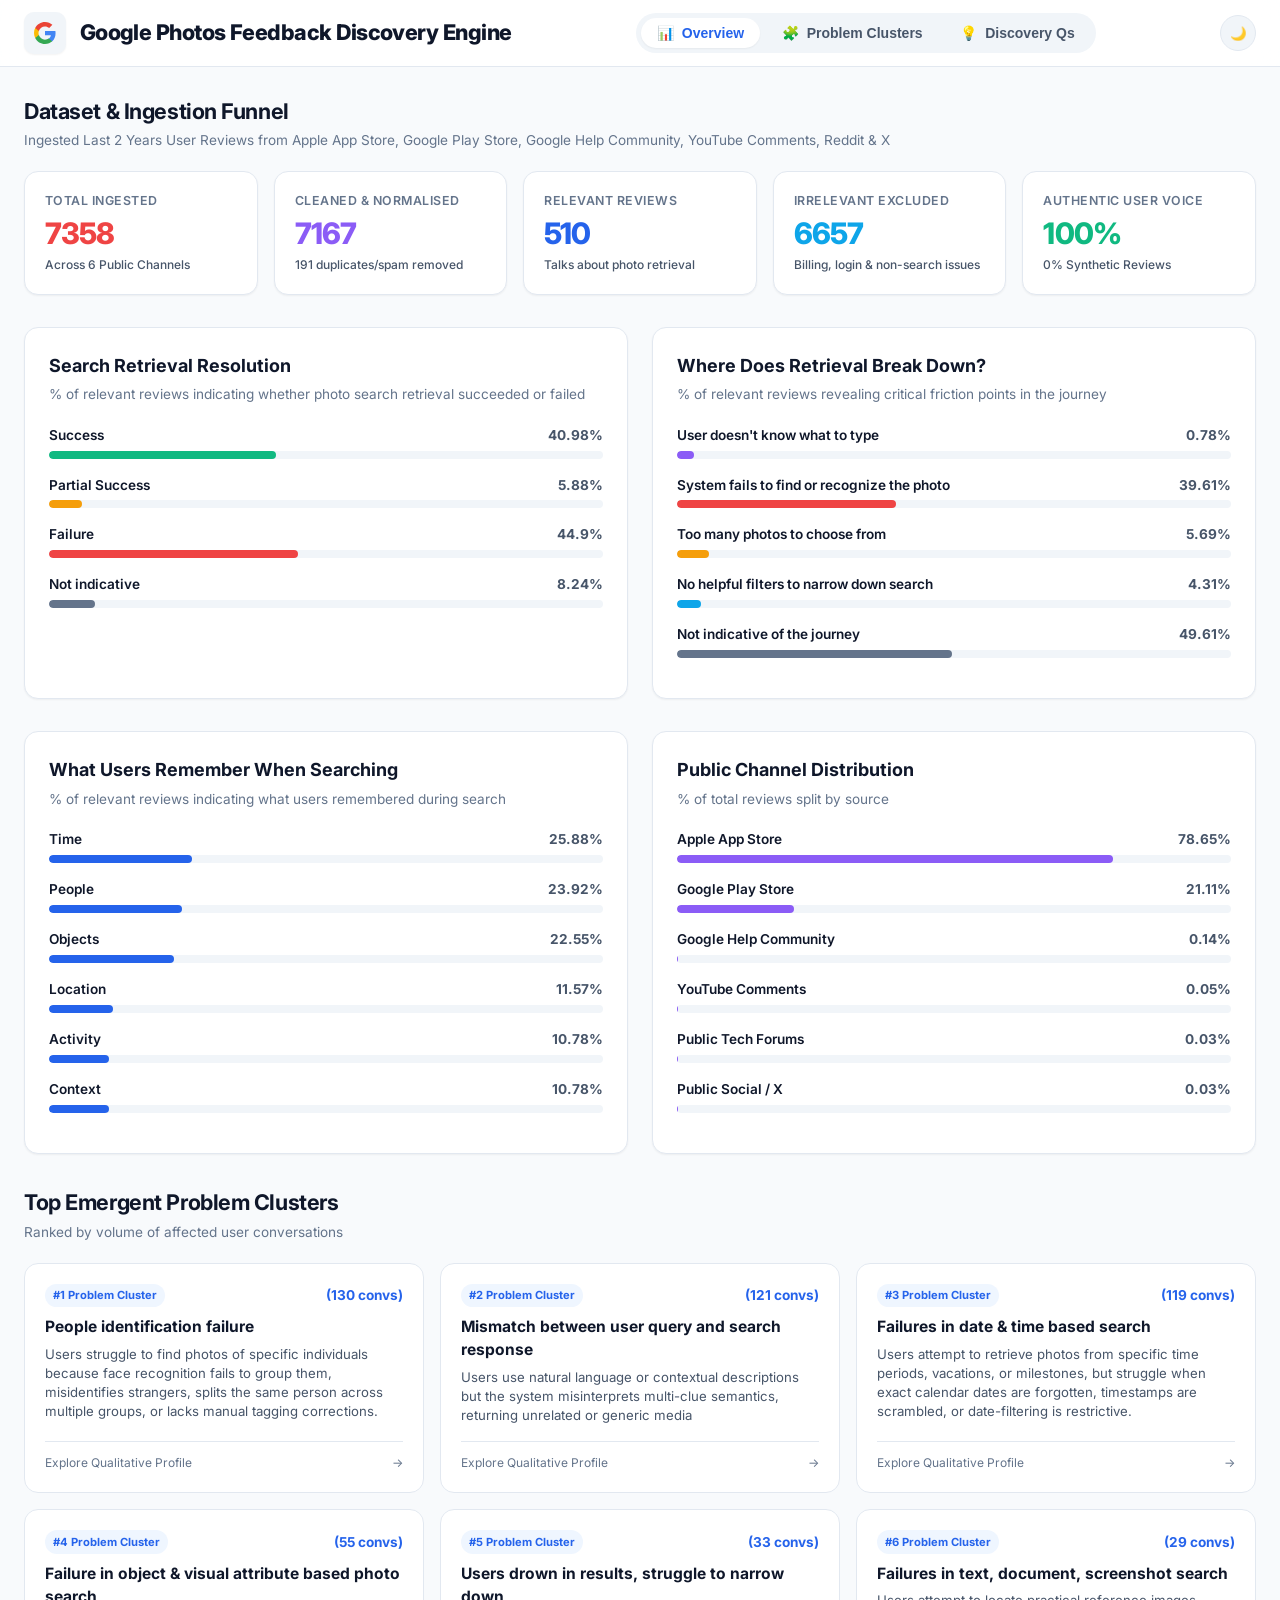
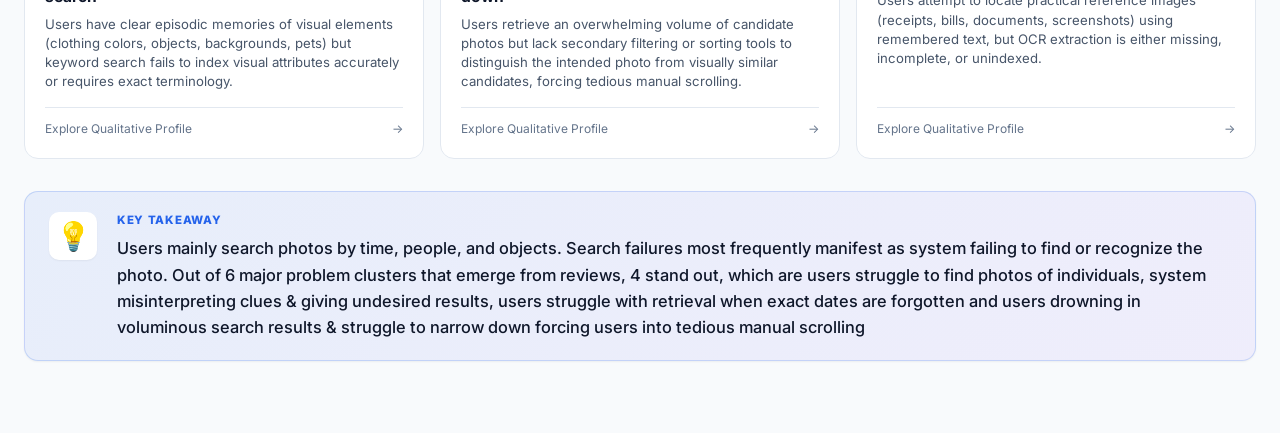
<file: web/index.html>
<!DOCTYPE html>
<html lang="en">
<head>
  <meta charset="UTF-8">
  <meta name="viewport" content="width=device-width, initial-scale=1.0">
  <title>Google Photos Feedback Discovery Engine | Product Manager Research Dashboard</title>
  <meta name="description" content="A research discovery dashboard uncovering user photo retrieval failures, cognitive memory patterns, and product opportunities for Google Photos PMs.">
  
  <!-- Favicon -->
  <link rel="icon" type="image/svg+xml" href="favicon.svg">
  
  <!-- Fonts: Inter & Segoe UI Variable fallback -->
  <link rel="preconnect" href="https://fonts.googleapis.com">
  <link rel="preconnect" href="https://fonts.gstatic.com" crossorigin>
  <link href="https://fonts.googleapis.com/css2?family=Inter:wght@300;400;500;600;700;800&family=JetBrains+Mono:wght@400;500&display=swap" rel="stylesheet">
  
  <!-- Fluent 2 & Dashboard Styles -->
  <link rel="stylesheet" href="index.css?v=18">
</head>
<body>
  <!-- Top Navigation Header -->
  <header class="app-header" id="app-header">
    <div class="header-container">
      <div class="brand-group">
        <div class="brand-icon">
          <svg width="24" height="24" viewBox="0 0 24 24" xmlns="http://www.w3.org/2000/svg">
            <path d="M22.56 12.25c0-.78-.07-1.53-.2-2.25H12v4.26h5.92c-.26 1.37-1.04 2.53-2.21 3.31v2.77h3.57c2.08-1.92 3.28-4.74 3.28-8.09z" fill="#4285F4"/>
            <path d="M12 23c2.97 0 5.46-.98 7.28-2.66l-3.57-2.77c-.98.66-2.23 1.06-3.71 1.06-2.86 0-5.29-1.93-6.16-4.53H2.18v2.84C3.99 20.53 7.7 23 12 23z" fill="#34A853"/>
            <path d="M5.84 14.09c-.22-.66-.35-1.36-.35-2.09s.13-1.43.35-2.09V7.06H2.18C1.43 8.55 1 10.22 1 12s.43 3.45 1.18 4.94l2.85-2.22.81-.63z" fill="#FBBC05"/>
            <path d="M12 5.38c1.62 0 3.06.56 4.21 1.64l3.15-3.15C17.45 2.09 14.97 1 12 1 7.7 1 3.99 3.47 2.18 7.06l3.66 2.84c.87-2.6 3.3-4.52 6.16-4.52z" fill="#EA4335"/>
          </svg>
        </div>
        <div class="brand-text">
          <h1 class="brand-title">Google Photos Feedback Discovery Engine</h1>
        </div>
      </div>

      <!-- Navigation Tabs (Fluent 2 Pivot) -->
      <nav class="nav-tabs" id="main-nav-tabs" role="tablist">
        <button class="nav-tab active" id="tab-btn-overview" role="tab" aria-selected="true" data-tab="view-overview">
          <span class="tab-icon">📊</span>
          <span class="tab-label">Overview</span>
        </button>
        <button class="nav-tab" id="tab-btn-clusters" role="tab" aria-selected="false" data-tab="view-clusters">
          <span class="tab-icon">🧩</span>
          <span class="tab-label">Problem Clusters</span>
        </button>
        <button class="nav-tab" id="tab-btn-questions" role="tab" aria-selected="false" data-tab="view-questions">
          <span class="tab-icon">💡</span>
          <span class="tab-label">Discovery Qs</span>
        </button>
      </nav>

      <!-- Header Meta Badges -->
      <div class="header-meta">
        <button class="theme-toggle" id="theme-toggle-btn" title="Toggle Theme" aria-label="Toggle Theme">
          <span id="theme-icon">🌙</span>
        </button>
      </div>
    </div>
  </header>

  <!-- Main View Container -->
  <main class="main-content" id="main-content-region">

    <!-- ========================================================================= -->
    <!-- VIEW 1: OVERVIEW ANALYTICS                                                -->
    <!-- ========================================================================= -->
    <section class="view-panel active" id="view-overview" role="tabpanel">
      <!-- Dataset KPI Grid -->
      <div class="section-heading">
        <h2>Dataset & Ingestion Funnel</h2>
        <span class="section-subtitle">Ingested Last 2 Years User Reviews from Apple App Store, Google Play Store, Google Help Community, YouTube Comments, Reddit & X</span>
      </div>
      <div class="kpi-grid" id="overview-kpi-grid">
        <div class="kpi-card">
          <div class="kpi-label">Total Ingested</div>
          <div class="kpi-value" style="color: var(--color-danger);">7358</div>
          <div class="kpi-meta">Across 6 Public Channels</div>
        </div>
        <div class="kpi-card">
          <div class="kpi-label">Cleaned & Normalised</div>
          <div class="kpi-value" style="color: var(--color-purple);">7167</div>
          <div class="kpi-meta">191 duplicates/spam removed</div>
        </div>
        <div class="kpi-card">
          <div class="kpi-label">Relevant Reviews</div>
          <div class="kpi-value" style="color: var(--color-primary);">510</div>
          <div class="kpi-meta">Talks about photo retrieval</div>
        </div>
        <div class="kpi-card">
          <div class="kpi-label">Irrelevant Excluded</div>
          <div class="kpi-value" style="color: var(--color-info);">6657</div>
          <div class="kpi-meta">Billing, login & non-search issues</div>
        </div>
        <div class="kpi-card">
          <div class="kpi-label">Authentic User Voice</div>
          <div class="kpi-value" style="color: var(--color-success);">100%</div>
          <div class="kpi-meta">0% Synthetic Reviews</div>
        </div>
      </div>

      <!-- Analytics Two-Column Split -->
      <div class="analytics-row">
        <!-- Retrieval Outcomes Card -->
        <div class="surface-card" id="card-outcomes">
          <div class="card-header">
            <h3>Search Retrieval Resolution</h3>
          </div>
          <p class="card-desc">% of relevant reviews indicating whether photo search retrieval succeeded or failed</p>
          <div class="outcomes-breakdown" id="outcomes-breakdown-list">
            <!-- Dynamically populated -->
          </div>
        </div>

        <!-- Failure Stages Funnel Card -->
        <div class="surface-card" id="card-failure-stages">
          <div class="card-header">
            <h3>Where Does Retrieval Break Down?</h3>
          </div>
          <p class="card-desc">% of relevant reviews revealing critical friction points in the journey</p>
          <div class="failure-funnel" id="failure-funnel-list">
            <!-- Dynamically populated -->
          </div>
        </div>
      </div>

      <!-- Secondary Analytics Row: Remembered Clues & Source Channels -->
      <div class="analytics-row">
        <!-- Top Remembered Clues -->
        <div class="surface-card" id="card-clues-frequency">
          <div class="card-header">
            <h3>What Users Remember When Searching</h3>
          </div>
          <p class="card-desc">% of relevant reviews indicating what users remembered during search</p>
          <div class="clues-grid" id="remembered-clues-bars">
            <!-- Dynamically populated -->
          </div>
        </div>

        <!-- Source Channels Breakdown -->
        <div class="surface-card" id="card-sources-breakdown">
          <div class="card-header">
            <h3>Public Channel Distribution</h3>
          </div>
          <p class="card-desc">% of total reviews split by source</p>
          <div class="sources-list" id="sources-breakdown-list">
            <!-- Dynamically populated -->
          </div>
        </div>
      </div>

      <!-- Quick Jump to Top Problem Clusters -->
      <div class="section-heading">
        <h2>Top Emergent Problem Clusters</h2>
        <span class="section-subtitle">Ranked by volume of affected user conversations</span>
      </div>
      <div class="quick-clusters-grid" id="quick-clusters-grid">
        <!-- Dynamically rendered -->
      </div>

      <!-- Key Takeaway Banner -->
      <div class="executive-banner" id="executive-key-takeaway-banner">
        <div class="banner-icon">💡</div>
        <div class="banner-content">
          <div class="banner-tag">Key Takeaway</div>
          <p class="banner-quote" id="key-takeaway-text">
            Users mainly search photos by time, people, and objects. Search failures most frequently manifest as system failing to find or recognize the photo. Out of 6 major problem clusters that emerge from reviews, 4 stand out, which are users struggle to find photos of individuals, system misinterpreting clues &amp; giving undesired results, users struggle with retrieval when exact dates are forgotten and users drowning in voluminous search results &amp; struggle to narrow down forcing users into tedious manual scrolling
          </p>
        </div>
      </div>
    </section>

    <!-- ========================================================================= -->
    <!-- VIEW 2: PROBLEM CLUSTERS EXPLORER (USER CLUSTER ANALYSIS)                -->
    <!-- ========================================================================= -->
    <section class="view-panel" id="view-clusters" role="tabpanel">
      <!-- Section Header -->
      <div class="clusters-header-bar">
        <div>
          <h2>Top Emergent Problem Clusters Details</h2>
        </div>
      </div>

      <!-- Problem Clusters Full Cards Grid -->
      <div class="clusters-container" id="problem-clusters-container">
        <!-- Dynamically rendered cluster cards -->
      </div>


    </section>

    <!-- ========================================================================= -->
    <!-- VIEW 3: KEY ANALYTICAL QUESTIONS (10 FOUNDATIONAL PM QUESTIONS)           -->
    <!-- ========================================================================= -->
    <section class="view-panel" id="view-questions" role="tabpanel">
      <div class="section-heading">
        <h2>Exploring User Struggles in Photo Retrieval</h2>
      </div>

      <div class="questions-accordion" id="analytical-questions-accordion">
        <!-- Dynamically rendered 10 analytical questions -->
      </div>

      <!-- Key Takeaway Banner -->
      <div class="executive-banner" style="margin-top: 1rem;">
        <div class="banner-icon">💡</div>
        <div class="banner-content">
          <div class="banner-tag">Key Takeaway</div>
          <p class="banner-quote">
            Users mainly struggle to retrieve people and old scanned photos because they remember contextual cues like people, places, activities, time of the day, life periods but not exact dates or metadata. When search fails, they simplify queries or switch to manual scrolling, and after 2–3 unsuccessful attempts especially without refinement guidance they often abandon retrieval.
          </p>
        </div>
      </div>
    </section>

  </main>

  <!-- ========================================================================= -->
  <!-- MODAL: SUPPORTING CONVERSATIONS VIEWER                                     -->
  <!-- ========================================================================= -->
  <div class="modal-backdrop hidden" id="conversations-modal" role="dialog" aria-modal="true" aria-hidden="true">
    <div class="modal-dialog">
      <div class="modal-header">
        <div class="modal-title-group">
          <span class="modal-badge" id="modal-cluster-tag">Problem Cluster Evidence</span>
          <h3 class="modal-title" id="modal-cluster-title">Supporting Authentic Conversations</h3>
          <span class="modal-count" id="modal-conversation-count">0 Conversations</span>
        </div>
        <button class="modal-close-btn" id="modal-close-btn" aria-label="Close modal">&times;</button>
      </div>
      <div class="modal-search-bar">
        <input type="text" id="modal-filter-input" placeholder="Search verbatim text, author, or source within this cluster..." aria-label="Filter conversations in modal">
      </div>
      <div class="modal-body" id="modal-conversations-list">
        <!-- Dynamically populated conversation cards -->
      </div>
    </div>
  </div>

  <!-- Client Data Script & Main App Logic -->
  <script src="data.js?v=64"></script>
  <script src="app.js?v=64"></script>
</body>
</html>
</file>
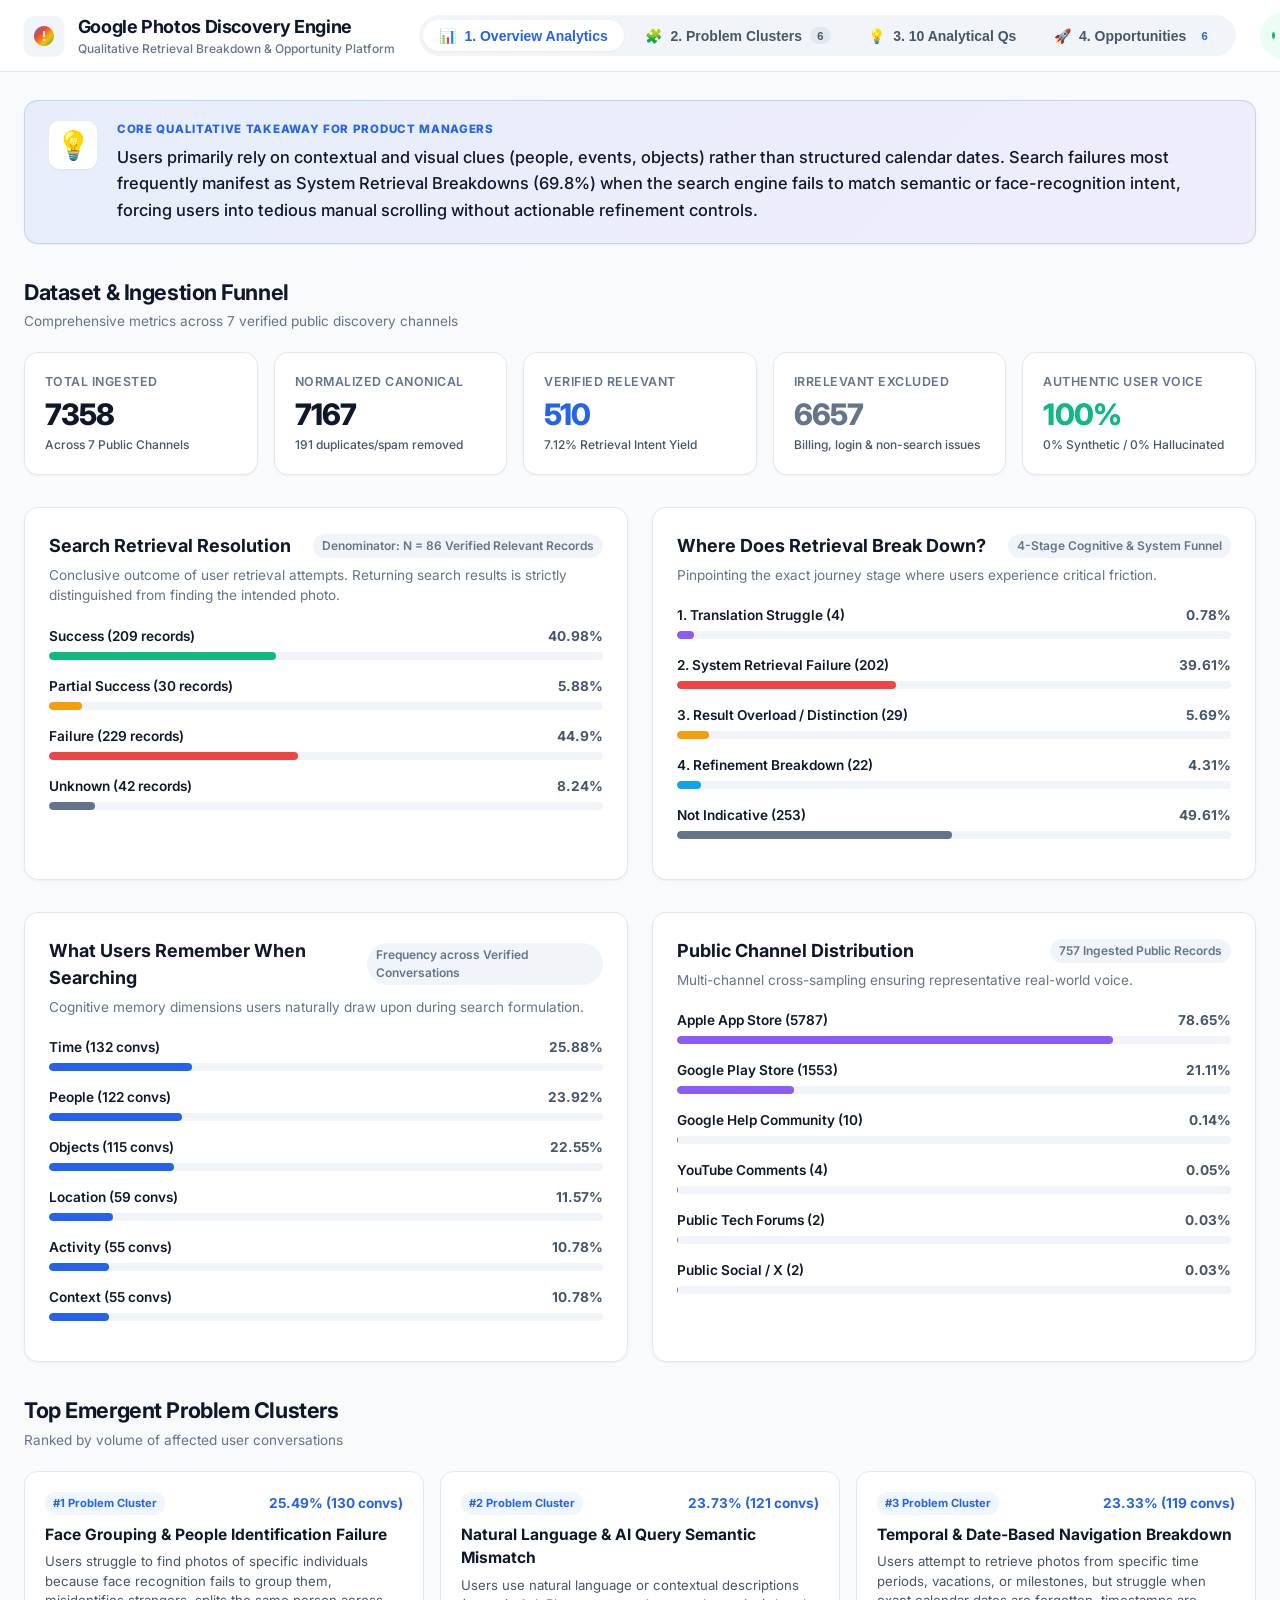
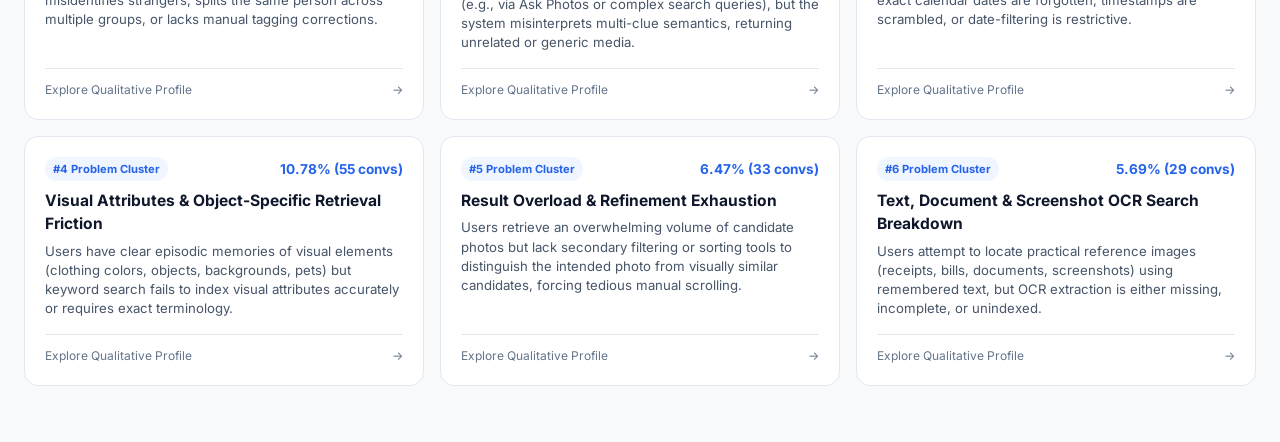
<file: archive/v5_2_pre_correction/web/index.html>
<!DOCTYPE html>
<html lang="en">
<head>
  <meta charset="UTF-8">
  <meta name="viewport" content="width=device-width, initial-scale=1.0">
  <title>Google Photos Discovery Engine | Product Manager Research Dashboard</title>
  <meta name="description" content="A research discovery dashboard uncovering user photo retrieval failures, cognitive memory patterns, and product opportunities for Google Photos PMs.">
  
  <!-- Fonts: Inter & Segoe UI Variable fallback -->
  <link rel="preconnect" href="https://fonts.googleapis.com">
  <link rel="preconnect" href="https://fonts.gstatic.com" crossorigin>
  <link href="https://fonts.googleapis.com/css2?family=Inter:wght@300;400;500;600;700;800&family=JetBrains+Mono:wght@400;500&display=swap" rel="stylesheet">
  
  <!-- Fluent 2 & Dashboard Styles -->
  <link rel="stylesheet" href="index.css">
</head>
<body>
  <!-- Top Navigation Header -->
  <header class="app-header" id="app-header">
    <div class="header-container">
      <div class="brand-group">
        <div class="brand-icon">
          <svg width="24" height="24" viewBox="0 0 24 24" fill="none" xmlns="http://www.w3.org/2000/svg">
            <path d="M12 2C6.48 2 2 6.48 2 12C2 17.52 6.48 22 12 22C17.52 22 22 17.52 22 12C22 6.48 17.52 2 12 2ZM11 7H13V13H11V7ZM12 17.25C11.31 17.25 10.75 16.69 10.75 16C10.75 15.31 11.31 14.75 12 14.75C12.69 14.75 13.25 15.31 13.25 16C13.25 16.69 12.69 17.25 12 17.25Z" fill="url(#brand-grad)"/>
            <defs>
              <linearGradient id="brand-grad" x1="2" y1="2" x2="22" y2="22" gradientUnits="userSpaceOnUse">
                <stop stop-color="#4285F4"/>
                <stop offset="0.33" stop-color="#EA4335"/>
                <stop offset="0.66" stop-color="#FBBC05"/>
                <stop offset="1" stop-color="#34A853"/>
              </linearGradient>
            </defs>
          </svg>
        </div>
        <div class="brand-text">
          <h1 class="brand-title">Google Photos Discovery Engine</h1>
          <span class="brand-subtitle">Qualitative Retrieval Breakdown & Opportunity Platform</span>
        </div>
      </div>

      <!-- Navigation Tabs (Fluent 2 Pivot) -->
      <nav class="nav-tabs" id="main-nav-tabs" role="tablist">
        <button class="nav-tab active" id="tab-btn-overview" role="tab" aria-selected="true" data-tab="view-overview">
          <span class="tab-icon">📊</span>
          <span class="tab-label">1. Overview Analytics</span>
        </button>
        <button class="nav-tab" id="tab-btn-clusters" role="tab" aria-selected="false" data-tab="view-clusters">
          <span class="tab-icon">🧩</span>
          <span class="tab-label">2. Problem Clusters</span>
          <span class="badge-count" id="badge-clusters-count">6</span>
        </button>
        <button class="nav-tab" id="tab-btn-questions" role="tab" aria-selected="false" data-tab="view-questions">
          <span class="tab-icon">💡</span>
          <span class="tab-label">3. 10 Analytical Qs</span>
        </button>
        <button class="nav-tab" id="tab-btn-opportunities" role="tab" aria-selected="false" data-tab="view-opportunities">
          <span class="tab-icon">🚀</span>
          <span class="tab-label">4. Opportunities</span>
          <span class="badge-count highlight" id="badge-opps-count">6</span>
        </button>
      </nav>

      <!-- Header Meta Badges -->
      <div class="header-meta">
        <div class="meta-pill" title="100% Authentic User Discussions (0% Synthetic)">
          <span class="pill-dot live"></span>
          <span>Authentic 2-Year Corpus</span>
        </div>
        <button class="theme-toggle" id="theme-toggle-btn" title="Toggle Theme" aria-label="Toggle Theme">
          <span id="theme-icon">🌙</span>
        </button>
      </div>
    </div>
  </header>

  <!-- Main View Container -->
  <main class="main-content" id="main-content-region">

    <!-- ========================================================================= -->
    <!-- VIEW 1: OVERVIEW ANALYTICS                                                -->
    <!-- ========================================================================= -->
    <section class="view-panel active" id="view-overview" role="tabpanel">
      <!-- AI Executive Key Takeaway Banner -->
      <div class="executive-banner" id="executive-key-takeaway-banner">
        <div class="banner-icon">💡</div>
        <div class="banner-content">
          <div class="banner-tag">CORE QUALITATIVE TAKEAWAY FOR PRODUCT MANAGERS</div>
          <p class="banner-quote" id="key-takeaway-text">
            Users primarily rely on contextual and visual clues (people, events, objects) rather than structured calendar dates. Search failures most frequently manifest as System Retrieval Breakdowns (69.8%) when the search engine fails to match semantic or face-recognition intent, forcing users into tedious manual scrolling without actionable refinement controls.
          </p>
        </div>
      </div>

      <!-- Dataset KPI Grid -->
      <div class="section-heading">
        <h2>Dataset & Ingestion Funnel</h2>
        <span class="section-subtitle">Comprehensive metrics across 7 verified public discovery channels</span>
      </div>
      <div class="kpi-grid" id="overview-kpi-grid">
        <!-- Dynamically rendered via app.js -->
      </div>

      <!-- Analytics Two-Column Split -->
      <div class="analytics-row">
        <!-- Retrieval Outcomes Card -->
        <div class="surface-card" id="card-outcomes">
          <div class="card-header">
            <h3>Search Retrieval Resolution</h3>
            <span class="card-meta">Denominator: N = 86 Verified Relevant Records</span>
          </div>
          <p class="card-desc">Conclusive outcome of user retrieval attempts. Returning search results is strictly distinguished from finding the intended photo.</p>
          <div class="outcomes-breakdown" id="outcomes-breakdown-list">
            <!-- Dynamically populated -->
          </div>
        </div>

        <!-- Failure Stages Funnel Card -->
        <div class="surface-card" id="card-failure-stages">
          <div class="card-header">
            <h3>Where Does Retrieval Break Down?</h3>
            <span class="card-meta">4-Stage Cognitive & System Funnel</span>
          </div>
          <p class="card-desc">Pinpointing the exact journey stage where users experience critical friction.</p>
          <div class="failure-funnel" id="failure-funnel-list">
            <!-- Dynamically populated -->
          </div>
        </div>
      </div>

      <!-- Secondary Analytics Row: Remembered Clues & Source Channels -->
      <div class="analytics-row">
        <!-- Top Remembered Clues -->
        <div class="surface-card" id="card-clues-frequency">
          <div class="card-header">
            <h3>What Users Remember When Searching</h3>
            <span class="card-meta">Frequency across Verified Conversations</span>
          </div>
          <p class="card-desc">Cognitive memory dimensions users naturally draw upon during search formulation.</p>
          <div class="clues-grid" id="remembered-clues-bars">
            <!-- Dynamically populated -->
          </div>
        </div>

        <!-- Source Channels Breakdown -->
        <div class="surface-card" id="card-sources-breakdown">
          <div class="card-header">
            <h3>Public Channel Distribution</h3>
            <span class="card-meta">757 Ingested Public Records</span>
          </div>
          <p class="card-desc">Multi-channel cross-sampling ensuring representative real-world voice.</p>
          <div class="sources-list" id="sources-breakdown-list">
            <!-- Dynamically populated -->
          </div>
        </div>
      </div>

      <!-- Quick Jump to Top Problem Clusters -->
      <div class="section-heading">
        <h2>Top Emergent Problem Clusters</h2>
        <span class="section-subtitle">Ranked by volume of affected user conversations</span>
      </div>
      <div class="quick-clusters-grid" id="quick-clusters-grid">
        <!-- Dynamically rendered -->
      </div>
    </section>

    <!-- ========================================================================= -->
    <!-- VIEW 2: PROBLEM CLUSTERS EXPLORER (USER CLUSTER ANALYSIS)                -->
    <!-- ========================================================================= -->
    <section class="view-panel" id="view-clusters" role="tabpanel">
      <!-- Section Header with Search & Filter Bar -->
      <div class="clusters-header-bar">
        <div>
          <h2>Emergent Problem Clusters Explorer</h2>
          <span class="section-subtitle">In-depth qualitative profiles with Tri-State memory gaps and authentic user quotes</span>
        </div>
        <div class="clusters-filter-group">
          <div class="search-box">
            <span class="search-icon">🔍</span>
            <input type="text" id="cluster-search-input" placeholder="Search clusters, clues, keywords..." aria-label="Search Problem Clusters">
          </div>
          <div class="filter-pills" id="cluster-filter-pills">
            <button class="filter-pill active" data-filter="all">All Clusters (6)</button>
            <button class="filter-pill" data-filter="people">Faces & People</button>
            <button class="filter-pill" data-filter="visual">Visual & Objects</button>
            <button class="filter-pill" data-filter="time">Time & Dates</button>
            <button class="filter-pill" data-filter="ai">AI / Ask Photos</button>
          </div>
        </div>
      </div>

      <!-- Problem Clusters Full Cards Grid -->
      <div class="clusters-container" id="problem-clusters-container">
        <!-- Dynamically rendered cluster cards -->
      </div>

      <!-- Unclustered Records Notice (Anti-Force-Fitting) -->
      <div class="unclustered-notice" id="unclustered-records-notice">
        <div class="notice-icon">🛡️</div>
        <div class="notice-body">
          <h4>Research Integrity: Preserved Unclustered Records (3 conversations)</h4>
          <p>To adhere to strict anti-force-fitting rules, 3 authentic retrieval records with outlier or sparse journey detail were preserved in <code>data/05_clustering/unclustered_records.json</code> rather than force-fit into preconceived categories.</p>
        </div>
      </div>
    </section>

    <!-- ========================================================================= -->
    <!-- VIEW 3: KEY ANALYTICAL QUESTIONS (10 FOUNDATIONAL PM QUESTIONS)           -->
    <!-- ========================================================================= -->
    <section class="view-panel" id="view-questions" role="tabpanel">
      <div class="section-heading">
        <h2>10 Foundational Product Management Questions</h2>
        <span class="section-subtitle">Data-backed qualitative and quantitative synthesis answering the core discovery brief</span>
      </div>

      <div class="questions-accordion" id="analytical-questions-accordion">
        <!-- Dynamically rendered 10 analytical questions -->
      </div>
    </section>

    <!-- ========================================================================= -->
    <!-- VIEW 4: OPPORTUNITY HYPOTHESES                                            -->
    <!-- ========================================================================= -->
    <section class="view-panel" id="view-opportunities" role="tabpanel">
      <div class="opportunities-header-bar">
        <div>
          <h2>Product Opportunity Hypotheses</h2>
          <span class="section-subtitle">Evidence-backed problem spaces and qualitative user research interview questions</span>
        </div>
        <div class="compliance-badge" title="Non-prescriptive research framework">
          <span>🛡️ Anti-Prescription Guardrail: Zero Premature Feature Mandates</span>
        </div>
      </div>

      <!-- Opportunity Cards Grid -->
      <div class="opportunities-grid" id="opportunity-cards-container">
        <!-- Dynamically rendered opportunity cards -->
      </div>
    </section>

  </main>

  <!-- ========================================================================= -->
  <!-- MODAL: SUPPORTING CONVERSATIONS VIEWER                                     -->
  <!-- ========================================================================= -->
  <div class="modal-backdrop hidden" id="conversations-modal" role="dialog" aria-modal="true" aria-hidden="true">
    <div class="modal-dialog">
      <div class="modal-header">
        <div class="modal-title-group">
          <span class="modal-badge" id="modal-cluster-tag">Problem Cluster Evidence</span>
          <h3 class="modal-title" id="modal-cluster-title">Supporting Authentic Conversations</h3>
          <span class="modal-count" id="modal-conversation-count">0 Conversations</span>
        </div>
        <button class="modal-close-btn" id="modal-close-btn" aria-label="Close modal">&times;</button>
      </div>
      <div class="modal-search-bar">
        <input type="text" id="modal-filter-input" placeholder="Search verbatim text, author, or source within this cluster..." aria-label="Filter conversations in modal">
      </div>
      <div class="modal-body" id="modal-conversations-list">
        <!-- Dynamically populated conversation cards -->
      </div>
    </div>
  </div>

  <!-- Client Data Script & Main App Logic -->
  <script src="data.js"></script>
  <script src="app.js"></script>
</body>
</html>
</file>
<file: web/index.css>
/* ==========================================================================
   Google Photos Discovery Engine - Fluent 2 Design System Stylesheet
   ========================================================================== */

:root {
  /* Core Color Palette (Fluent 2 Light Mode) */
  --bg-app: #F8FAFC;
  --bg-surface: #FFFFFF;
  --bg-surface-secondary: #F1F5F9;
  --bg-surface-tertiary: #E2E8F0;
  --bg-elevated: #FFFFFF;

  --text-primary: #0F172A;
  --text-secondary: #475569;
  --text-muted: #64748B;
  --text-inverse: #FFFFFF;

  --border-subtle: #E2E8F0;
  --border-strong: #CBD5E1;
  --border-focus: #3B82F6;

  /* Accent & Status Colors */
  --color-primary: #2563EB;
  --color-primary-hover: #1D4ED8;
  --color-primary-subtle: #EFF6FF;

  --color-success: #10B981;
  --color-success-subtle: #ECFDF5;

  --color-danger: #EF4444;
  --color-danger-subtle: #FEF2F2;

  --color-warning: #F59E0B;
  --color-warning-subtle: #FFFBEB;

  --color-info: #0EA5E9;
  --color-info-subtle: #F0F9FF;

  --color-purple: #8B5CF6;
  --color-purple-subtle: #F5F3FF;

  /* Elevation Shadows (Fluent 2 Soft Layers) */
  --shadow-sm: 0 1px 2px 0 rgba(0, 0, 0, 0.05);
  --shadow-md: 0 4px 6px -1px rgba(0, 0, 0, 0.07), 0 2px 4px -2px rgba(0, 0, 0, 0.05);
  --shadow-lg: 0 10px 15px -3px rgba(0, 0, 0, 0.08), 0 4px 6px -4px rgba(0, 0, 0, 0.04);
  --shadow-xl: 0 20px 25px -5px rgba(0, 0, 0, 0.1), 0 8px 10px -6px rgba(0, 0, 0, 0.05);

  /* Radiuses */
  --radius-sm: 6px;
  --radius-md: 10px;
  --radius-lg: 14px;
  --radius-full: 9999px;

  /* Transitions */
  --transition-fast: 0.15s ease;
  --transition-normal: 0.25s cubic-bezier(0.4, 0, 0.2, 1);
}

/* Dark Mode Overrides */
body.dark-theme {
  --bg-app: #0B0F19;
  --bg-surface: #131B2E;
  --bg-surface-secondary: #1E293B;
  --bg-surface-tertiary: #334155;
  --bg-elevated: #1E293B;

  --text-primary: #F8FAFC;
  --text-secondary: #CBD5E1;
  --text-muted: #94A3B8;

  --border-subtle: #1E293B;
  --border-strong: #334155;

  --color-primary-subtle: rgba(37, 99, 235, 0.15);
  --color-success-subtle: rgba(16, 185, 129, 0.15);
  --color-danger-subtle: rgba(239, 68, 68, 0.15);
  --color-warning-subtle: rgba(245, 158, 11, 0.15);
  --color-purple-subtle: rgba(139, 92, 246, 0.15);

  --shadow-sm: 0 1px 2px 0 rgba(0, 0, 0, 0.3);
  --shadow-md: 0 4px 6px -1px rgba(0, 0, 0, 0.4);
  --shadow-lg: 0 10px 15px -3px rgba(0, 0, 0, 0.5);
}

/* Base Resets */
*,
*::before,
*::after {
  box-sizing: border-box;
  margin: 0;
  padding: 0;
}

body {
  font-family: 'Inter', -apple-system, BlinkMacSystemFont, 'Segoe UI Variable', 'Segoe UI', Roboto, sans-serif;
  background-color: var(--bg-app);
  color: var(--text-primary);
  line-height: 1.5;
  -webkit-font-smoothing: antialiased;
  min-height: 100vh;
  display: flex;
  flex-direction: column;
}

/* Top App Header */
.app-header {
  position: sticky;
  top: 0;
  z-index: 50;
  background-color: rgba(255, 255, 255, 0.88);
  backdrop-filter: blur(12px);
  -webkit-backdrop-filter: blur(12px);
  border-bottom: 1px solid var(--border-subtle);
  transition: var(--transition-normal);
}

body.dark-theme .app-header {
  background-color: rgba(19, 27, 46, 0.88);
}

.header-container {
  max-width: 1440px;
  margin: 0 auto;
  padding: 0.75rem 1.5rem;
  display: flex;
  align-items: center;
  justify-content: space-between;
  gap: 1.5rem;
}

.brand-group {
  display: flex;
  align-items: center;
  gap: 0.85rem;
  min-width: fit-content;
}

.brand-icon {
  width: 42px;
  height: 42px;
  border-radius: var(--radius-md);
  background: var(--bg-surface-secondary);
  display: flex;
  align-items: center;
  justify-content: center;
  box-shadow: var(--shadow-sm);
}

.brand-title {
  font-size: 1.35rem;
  font-weight: 800;
  letter-spacing: -0.025em;
  color: var(--text-primary);
  line-height: 1.2;
}

.brand-subtitle {
  font-size: 0.75rem;
  font-weight: 500;
  color: var(--text-muted);
  display: block;
}

/* Navigation Tabs (Fluent 2 Pivot) */
.nav-tabs {
  display: flex;
  align-items: center;
  gap: 0.35rem;
  background: var(--bg-surface-secondary);
  padding: 0.3rem;
  border-radius: var(--radius-full);
}

.nav-tab {
  display: inline-flex;
  align-items: center;
  gap: 0.5rem;
  padding: 0.45rem 1rem;
  border-radius: var(--radius-full);
  border: none;
  background: transparent;
  color: var(--text-secondary);
  font-size: 0.875rem;
  font-weight: 600;
  cursor: pointer;
  transition: var(--transition-fast);
  white-space: nowrap;
}

.nav-tab:hover {
  color: var(--text-primary);
  background: rgba(0, 0, 0, 0.04);
}

body.dark-theme .nav-tab:hover {
  background: rgba(255, 255, 255, 0.06);
}

.nav-tab.active {
  background: var(--bg-surface);
  color: var(--color-primary);
  box-shadow: var(--shadow-sm);
}

.badge-count {
  font-size: 0.7rem;
  padding: 0.15rem 0.45rem;
  border-radius: var(--radius-full);
  background: var(--bg-surface-tertiary);
  color: var(--text-secondary);
}

.badge-count.highlight {
  background: var(--color-primary-subtle);
  color: var(--color-primary);
}

.header-meta {
  display: flex;
  align-items: center;
  gap: 0.75rem;
}

.meta-pill {
  display: inline-flex;
  align-items: center;
  gap: 0.5rem;
  padding: 0.35rem 0.75rem;
  background: var(--color-success-subtle);
  color: var(--color-success);
  border-radius: var(--radius-full);
  font-size: 0.75rem;
  font-weight: 600;
}

.pill-dot.live {
  width: 7px;
  height: 7px;
  border-radius: 50%;
  background-color: var(--color-success);
  animation: pulse-dot 2s infinite;
}

@keyframes pulse-dot {
  0% {
    transform: scale(0.95);
    opacity: 0.8;
  }

  50% {
    transform: scale(1.3);
    opacity: 1;
  }

  100% {
    transform: scale(0.95);
    opacity: 0.8;
  }
}

.theme-toggle {
  background: var(--bg-surface-secondary);
  border: 1px solid var(--border-subtle);
  color: var(--text-primary);
  width: 36px;
  height: 36px;
  border-radius: var(--radius-full);
  display: flex;
  align-items: center;
  justify-content: center;
  cursor: pointer;
  transition: var(--transition-fast);
}

.theme-toggle:hover {
  background: var(--bg-surface-tertiary);
}

/* Main Content Layout */
.main-content {
  flex: 1;
  max-width: 1440px;
  width: 100%;
  margin: 0 auto;
  padding: 1.75rem 1.5rem 3.5rem;
}

.view-panel {
  display: none;
  animation: fadeIn 0.2s ease forwards;
}

.view-panel.active {
  display: block;
}

@keyframes fadeIn {
  from {
    opacity: 0;
    transform: translateY(4px);
  }

  to {
    opacity: 1;
    transform: translateY(0);
  }
}

/* Executive Key Takeaway Banner */
.executive-banner {
  display: flex;
  align-items: flex-start;
  gap: 1.25rem;
  background: linear-gradient(135deg, rgba(37, 99, 235, 0.08) 0%, rgba(139, 92, 246, 0.08) 100%);
  border: 1px solid rgba(37, 99, 235, 0.2);
  border-radius: var(--radius-lg);
  padding: 1.25rem 1.5rem;
  margin-top: 2rem;
  margin-bottom: 1rem;
  box-shadow: var(--shadow-sm);
}

.banner-icon {
  font-size: 1.75rem;
  background: var(--bg-surface);
  width: 48px;
  height: 48px;
  border-radius: var(--radius-md);
  display: flex;
  align-items: center;
  justify-content: center;
  box-shadow: var(--shadow-sm);
  flex-shrink: 0;
}

.banner-tag {
  font-size: 0.72rem;
  font-weight: 800;
  letter-spacing: 0.06em;
  color: var(--color-primary);
  text-transform: uppercase;
  margin-bottom: 0.35rem;
}

.banner-quote {
  font-size: 1.025rem;
  font-weight: 500;
  color: var(--text-primary);
  line-height: 1.6;
}

/* Section Headings */
.section-heading {
  margin-bottom: 1.25rem;
}

.section-heading h2,
.clusters-header-bar h2 {
  font-size: 1.35rem;
  font-weight: 700;
  letter-spacing: -0.02em;
  color: var(--text-primary);
}

.section-subtitle {
  font-size: 0.85rem;
  color: var(--text-muted);
}

/* KPI Card Grid */
.kpi-grid {
  display: grid;
  grid-template-columns: repeat(auto-fit, minmax(200px, 1fr));
  gap: 1rem;
  margin-bottom: 2rem;
}

.kpi-card {
  background: var(--bg-surface);
  border: 1px solid var(--border-subtle);
  border-radius: var(--radius-lg);
  padding: 1.25rem;
  box-shadow: var(--shadow-sm);
  transition: var(--transition-fast);
}

.kpi-card:hover {
  box-shadow: var(--shadow-md);
  border-color: var(--border-strong);
}

.kpi-label {
  font-size: 0.775rem;
  font-weight: 600;
  color: var(--text-muted);
  text-transform: uppercase;
  letter-spacing: 0.04em;
  margin-bottom: 0.4rem;
}

.kpi-value {
  font-size: 1.85rem;
  font-weight: 800;
  letter-spacing: -0.03em;
  color: var(--text-primary);
  line-height: 1.1;
}

.kpi-meta {
  font-size: 0.75rem;
  font-weight: 500;
  color: var(--text-secondary);
  margin-top: 0.35rem;
}

/* Analytics Row (2 columns) */
.analytics-row {
  display: grid;
  grid-template-columns: 1fr 1fr;
  gap: 1.5rem;
  margin-bottom: 2rem;
}

@media (max-width: 960px) {
  .analytics-row {
    grid-template-columns: 1fr;
  }
}

.surface-card {
  background: var(--bg-surface);
  border: 1px solid var(--border-subtle);
  border-radius: var(--radius-lg);
  padding: 1.5rem;
  box-shadow: var(--shadow-sm);
}

.card-header {
  display: flex;
  align-items: center;
  justify-content: space-between;
  margin-bottom: 0.35rem;
}

.card-header h3 {
  font-size: 1.125rem;
  font-weight: 700;
  color: var(--text-primary);
}

.card-meta {
  font-size: 0.75rem;
  font-weight: 600;
  color: var(--text-muted);
  background: var(--bg-surface-secondary);
  padding: 0.2rem 0.55rem;
  border-radius: var(--radius-full);
}

.card-desc {
  font-size: 0.85rem;
  color: var(--text-muted);
  margin-bottom: 1.25rem;
}

/* Progress & Funnel Bars */
.progress-item {
  margin-bottom: 1rem;
}

.progress-header {
  display: flex;
  justify-content: space-between;
  align-items: center;
  font-size: 0.85rem;
  margin-bottom: 0.35rem;
}

.progress-title {
  font-weight: 600;
  color: var(--text-primary);
}

.progress-stats {
  font-weight: 700;
  color: var(--text-secondary);
}

.progress-track {
  height: 8px;
  background: var(--bg-surface-secondary);
  border-radius: var(--radius-full);
  overflow: hidden;
}

.progress-fill {
  height: 100%;
  border-radius: var(--radius-full);
  transition: width 0.6s cubic-bezier(0.4, 0, 0.2, 1);
}

.fill-danger {
  background-color: var(--color-danger);
}

.fill-warning {
  background-color: var(--color-warning);
}

.fill-success {
  background-color: var(--color-success);
}

.fill-primary {
  background-color: var(--color-primary);
}

.fill-purple {
  background-color: var(--color-purple);
}

.fill-info {
  background-color: var(--color-info);
}

.fill-muted {
  background-color: var(--text-muted);
}

/* Quick Clusters Cards on Overview */
.quick-clusters-grid {
  display: grid;
  grid-template-columns: repeat(auto-fit, minmax(320px, 1fr));
  gap: 1rem;
}

.quick-cluster-card {
  background: var(--bg-surface);
  border: 1px solid var(--border-subtle);
  border-radius: var(--radius-lg);
  padding: 1.25rem;
  cursor: pointer;
  transition: var(--transition-fast);
  display: flex;
  flex-direction: column;
  justify-content: space-between;
}

.quick-cluster-card:hover {
  transform: translateY(-2px);
  box-shadow: var(--shadow-md);
  border-color: var(--color-primary);
}

.quick-cluster-top {
  display: flex;
  align-items: center;
  justify-content: space-between;
  margin-bottom: 0.5rem;
}

.cluster-rank-badge {
  font-size: 0.7rem;
  font-weight: 700;
  padding: 0.2rem 0.5rem;
  border-radius: var(--radius-full);
  background: var(--color-primary-subtle);
  color: var(--color-primary);
}

.quick-cluster-title {
  font-size: 0.975rem;
  font-weight: 700;
  color: var(--text-primary);
  margin-bottom: 0.4rem;
}

.quick-cluster-desc {
  font-size: 0.825rem;
  color: var(--text-secondary);
  line-height: 1.45;
  margin-bottom: 1rem;
}

.quick-cluster-bottom {
  display: flex;
  align-items: center;
  justify-content: space-between;
  border-top: 1px solid var(--border-subtle);
  padding-top: 0.75rem;
  font-size: 0.75rem;
  color: var(--text-muted);
}

/* ==========================================================================
   VIEW 2: PROBLEM CLUSTERS EXPLORER STYLES
   ========================================================================== */
.clusters-header-bar {
  display: flex;
  justify-content: space-between;
  align-items: flex-start;
  gap: 1.5rem;
  margin-bottom: 1.75rem;
  flex-wrap: wrap;
}

.clusters-filter-group {
  display: flex;
  align-items: center;
  gap: 0.75rem;
  flex-wrap: wrap;
}

.search-box {
  display: flex;
  align-items: center;
  background: var(--bg-surface);
  border: 1px solid var(--border-subtle);
  border-radius: var(--radius-full);
  padding: 0.45rem 0.85rem;
  width: 280px;
  box-shadow: var(--shadow-sm);
}

.search-box input {
  border: none;
  background: transparent;
  outline: none;
  font-size: 0.85rem;
  color: var(--text-primary);
  margin-left: 0.5rem;
  width: 100%;
}

.filter-pills {
  display: flex;
  gap: 0.35rem;
}

.filter-pill {
  border: 1px solid var(--border-subtle);
  background: var(--bg-surface);
  color: var(--text-secondary);
  font-size: 0.775rem;
  font-weight: 600;
  padding: 0.4rem 0.85rem;
  border-radius: var(--radius-full);
  cursor: pointer;
  transition: var(--transition-fast);
}

.filter-pill:hover {
  background: var(--bg-surface-secondary);
  color: var(--text-primary);
}

.filter-pill.active {
  background: var(--color-primary);
  color: var(--text-inverse);
  border-color: var(--color-primary);
}

.clusters-container {
  display: flex;
  flex-direction: column;
  gap: 1.5rem;
}

/* Full Problem Cluster Card (Fluent 2 Detailed) */
.cluster-card {
  background: var(--bg-surface);
  border: 1px solid var(--border-subtle);
  border-radius: var(--radius-lg);
  padding: 1.75rem;
  box-shadow: var(--shadow-sm);
  transition: var(--transition-fast);
}

.cluster-card:hover {
  box-shadow: var(--shadow-md);
  border-color: var(--border-strong);
}

.cluster-card-header {
  display: flex;
  justify-content: space-between;
  align-items: flex-start;
  gap: 1rem;
  margin-bottom: 0.75rem;
}

.cluster-title-wrap {
  display: flex;
  align-items: center;
  gap: 0.75rem;
}

.cluster-card-title {
  font-size: 1.25rem;
  font-weight: 700;
  color: var(--text-primary);
}

.cluster-meta-badges {
  display: flex;
  align-items: center;
  gap: 0.5rem;
}

.cluster-stat-pill {
  font-size: 0.75rem;
  font-weight: 700;
  padding: 0.25rem 0.65rem;
  border-radius: var(--radius-full);
  background: var(--color-primary-subtle);
  color: var(--color-primary);
}

.cluster-stage-badge {
  font-size: 0.75rem;
  font-weight: 600;
  padding: 0.25rem 0.65rem;
  border-radius: var(--radius-full);
  background: var(--color-danger-subtle);
  color: var(--color-danger);
}

.cluster-description-text {
  font-size: 0.925rem;
  color: var(--text-secondary);
  line-height: 1.55;
  margin-bottom: 1.25rem;
}

/* Cluster Attributes Grid */
.cluster-attrs-grid {
  display: grid;
  grid-template-columns: repeat(auto-fit, minmax(280px, 1fr));
  gap: 1.25rem;
  background: var(--bg-surface-secondary);
  border-radius: var(--radius-md);
  padding: 1.25rem;
  margin-bottom: 1.25rem;
}

.attr-block h5 {
  font-size: 0.75rem;
  font-weight: 700;
  text-transform: uppercase;
  letter-spacing: 0.05em;
  color: var(--text-muted);
  margin-bottom: 0.5rem;
}

.tags-list {
  display: flex;
  flex-wrap: wrap;
  gap: 0.4rem;
}

.clue-tag {
  font-size: 0.75rem;
  font-weight: 600;
  padding: 0.2rem 0.55rem;
  border-radius: var(--radius-sm);
  background: var(--bg-surface);
  border: 1px solid var(--border-subtle);
  color: var(--text-primary);
}

.missing-tag {
  font-size: 0.75rem;
  font-weight: 600;
  padding: 0.2rem 0.55rem;
  border-radius: var(--radius-sm);
  background: var(--color-warning-subtle);
  color: #B45309;
  border: 1px solid rgba(245, 158, 11, 0.2);
}

.behavior-text,
.old-photos-text {
  font-size: 0.85rem;
  color: var(--text-secondary);
  line-height: 1.45;
}

/* Quotes Section */
.cluster-quotes-box {
  margin-bottom: 1.25rem;
}

.quotes-heading {
  font-size: 0.8rem;
  font-weight: 700;
  text-transform: uppercase;
  letter-spacing: 0.05em;
  color: var(--text-muted);
  margin-bottom: 0.65rem;
}

.quote-bubble {
  background: var(--bg-surface-secondary);
  border-left: 3px solid var(--color-primary);
  border-radius: 0 var(--radius-sm) var(--radius-sm) 0;
  padding: 0.75rem 1rem;
  font-size: 0.875rem;
  font-style: italic;
  color: var(--text-primary);
  margin-bottom: 0.5rem;
  line-height: 1.5;
}

.quote-author {
  display: block;
  font-size: 0.725rem;
  font-style: normal;
  font-weight: 600;
  color: var(--text-muted);
  margin-top: 0.35rem;
}

.cluster-card-actions {
  display: flex;
  justify-content: flex-end;
}

.btn-view-evidence {
  display: inline-flex;
  align-items: center;
  gap: 0.5rem;
  background: var(--color-primary);
  color: var(--text-inverse);
  font-size: 0.85rem;
  font-weight: 600;
  padding: 0.55rem 1.15rem;
  border-radius: var(--radius-full);
  border: none;
  cursor: pointer;
  transition: var(--transition-fast);
}

.btn-view-evidence:hover {
  background: var(--color-primary-hover);
  box-shadow: var(--shadow-sm);
}

.unclustered-notice {
  display: flex;
  align-items: flex-start;
  gap: 1rem;
  background: var(--bg-surface-secondary);
  border: 1px dashed var(--border-strong);
  border-radius: var(--radius-md);
  padding: 1.25rem;
  margin-top: 2rem;
}

.unclustered-notice .notice-icon {
  font-size: 1.5rem;
}

.unclustered-notice h4 {
  font-size: 0.95rem;
  font-weight: 700;
  color: var(--text-primary);
  margin-bottom: 0.25rem;
}

.unclustered-notice p {
  font-size: 0.85rem;
  color: var(--text-muted);
  line-height: 1.45;
}

/* ==========================================================================
   VIEW 3: 10 ANALYTICAL QUESTIONS STYLES
   ========================================================================== */
.questions-accordion {
  display: flex;
  flex-direction: column;
  gap: 1rem;
}

.question-card {
  background: var(--bg-surface);
  border: 1px solid var(--border-subtle);
  border-radius: var(--radius-lg);
  overflow: hidden;
  box-shadow: var(--shadow-sm);
  transition: var(--transition-fast);
}

.question-header {
  padding: 1.25rem 1.5rem;
  display: flex;
  justify-content: space-between;
  align-items: center;
  cursor: pointer;
  user-select: none;
  background: var(--bg-surface);
  transition: var(--transition-fast);
}

.question-header:hover {
  background: var(--bg-surface-secondary);
}

.question-num-tag {
  font-size: 0.75rem;
  font-weight: 800;
  padding: 0.2rem 0.55rem;
  border-radius: var(--radius-full);
  background: var(--color-primary-subtle);
  color: var(--color-primary);
  margin-right: 0.75rem;
}

.question-title {
  font-size: 1.05rem;
  font-weight: 700;
  color: var(--text-primary);
  flex: 1;
}

.accordion-chevron {
  font-size: 1.1rem;
  color: var(--text-muted);
  transition: transform 0.2s ease;
}

.question-card.open .accordion-chevron {
  transform: rotate(180deg);
}

.question-body {
  display: none;
  padding: 0 1.5rem 1.5rem;
  border-top: 1px solid var(--border-subtle);
  background: var(--bg-surface);
}

.question-card.open .question-body {
  display: block;
}

.question-summary {
  font-size: 0.95rem;
  font-weight: 500;
  color: var(--text-secondary);
  line-height: 1.55;
  margin: 1.25rem 0 1rem;
}

.findings-grid {
  display: grid;
  grid-template-columns: repeat(auto-fit, minmax(300px, 1fr));
  gap: 0.85rem;
  margin-top: 1rem;
  margin-bottom: 1rem;
}

.finding-item {
  background: var(--bg-surface-secondary);
  border-radius: var(--radius-md);
  padding: 1rem;
  border: 1px solid var(--border-subtle);
}

.finding-title {
  font-size: 0.875rem;
  font-weight: 700;
  color: var(--text-primary);
  margin-bottom: 0.35rem;
}

.finding-desc {
  font-size: 0.825rem;
  color: var(--text-secondary);
  line-height: 1.45;
}

.metric-callout-pill {
  display: inline-flex;
  align-items: center;
  gap: 0.5rem;
  background: var(--color-primary-subtle);
  color: var(--color-primary);
  padding: 0.4rem 0.85rem;
  border-radius: var(--radius-full);
  font-size: 0.8rem;
  font-weight: 700;
}

/* ==========================================================================
   VIEW 4: OPPORTUNITY HYPOTHESES STYLES
   ========================================================================== */
.opportunities-header-bar {
  display: flex;
  justify-content: space-between;
  align-items: center;
  margin-bottom: 1.75rem;
  flex-wrap: wrap;
  gap: 1rem;
}

.compliance-badge {
  background: var(--color-success-subtle);
  color: var(--color-success);
  border: 1px solid rgba(16, 185, 129, 0.25);
  padding: 0.45rem 0.95rem;
  border-radius: var(--radius-full);
  font-size: 0.775rem;
  font-weight: 700;
}

.opportunities-grid {
  display: grid;
  grid-template-columns: repeat(auto-fit, minmax(420px, 1fr));
  gap: 1.5rem;
}

@media (max-width: 640px) {
  .opportunities-grid {
    grid-template-columns: 1fr;
  }
}

.opportunity-card {
  background: var(--bg-surface);
  border: 1px solid var(--border-subtle);
  border-radius: var(--radius-lg);
  padding: 1.75rem;
  box-shadow: var(--shadow-sm);
  display: flex;
  flex-direction: column;
  justify-content: space-between;
  transition: var(--transition-fast);
}

.opportunity-card:hover {
  box-shadow: var(--shadow-md);
  border-color: var(--border-strong);
}

.opportunity-top {
  margin-bottom: 1.25rem;
}

.opp-badge-row {
  display: flex;
  align-items: center;
  gap: 0.5rem;
  margin-bottom: 0.65rem;
  flex-wrap: wrap;
}

.opp-freq-pill {
  font-size: 0.725rem;
  font-weight: 700;
  padding: 0.2rem 0.6rem;
  border-radius: var(--radius-full);
  background: var(--color-primary-subtle);
  color: var(--color-primary);
}

.opp-stage-pill {
  font-size: 0.725rem;
  font-weight: 600;
  padding: 0.2rem 0.6rem;
  border-radius: var(--radius-full);
  background: var(--bg-surface-secondary);
  color: var(--text-secondary);
}

.opp-title {
  font-size: 1.2rem;
  font-weight: 700;
  color: var(--text-primary);
  margin-bottom: 0.5rem;
}

.opp-desc {
  font-size: 0.885rem;
  color: var(--text-secondary);
  line-height: 1.5;
  margin-bottom: 1rem;
}

.opp-segment-box {
  background: var(--bg-surface-secondary);
  border-radius: var(--radius-md);
  padding: 0.75rem 1rem;
  margin-bottom: 1rem;
}

.opp-segment-label {
  font-size: 0.7rem;
  font-weight: 800;
  text-transform: uppercase;
  letter-spacing: 0.05em;
  color: var(--text-muted);
  margin-bottom: 0.2rem;
}

.opp-segment-value {
  font-size: 0.825rem;
  font-weight: 600;
  color: var(--text-primary);
}

.opp-why-matters {
  font-size: 0.85rem;
  color: var(--text-secondary);
  line-height: 1.45;
  margin-bottom: 1.25rem;
}

.opp-why-label {
  font-weight: 700;
  color: var(--text-primary);
}

/* Research Questions Box */
.research-questions-box {
  background: var(--color-purple-subtle);
  border: 1px solid rgba(139, 92, 246, 0.2);
  border-radius: var(--radius-md);
  padding: 1rem;
}

.rq-header {
  font-size: 0.75rem;
  font-weight: 800;
  letter-spacing: 0.05em;
  text-transform: uppercase;
  color: var(--color-purple);
  margin-bottom: 0.5rem;
  display: flex;
  align-items: center;
  gap: 0.4rem;
}

.rq-list {
  padding-left: 1.25rem;
  font-size: 0.825rem;
  color: var(--text-primary);
  line-height: 1.5;
}

.rq-list li {
  margin-bottom: 0.35rem;
}

/* ==========================================================================
   MODAL: SUPPORTING CONVERSATIONS VIEWER
   ========================================================================== */
.modal-backdrop {
  position: fixed;
  inset: 0;
  z-index: 100;
  background-color: rgba(15, 23, 42, 0.6);
  backdrop-filter: blur(8px);
  -webkit-backdrop-filter: blur(8px);
  display: flex;
  align-items: center;
  justify-content: center;
  padding: 1.5rem;
  opacity: 1;
  transition: opacity 0.2s ease;
}

.modal-backdrop.hidden {
  opacity: 0;
  pointer-events: none;
  display: none;
}

.modal-dialog {
  background: var(--bg-surface);
  border-radius: var(--radius-lg);
  border: 1px solid var(--border-subtle);
  box-shadow: var(--shadow-xl);
  max-width: 860px;
  width: 100%;
  max-height: 88vh;
  display: flex;
  flex-direction: column;
  overflow: hidden;
  animation: modalEnter 0.25s cubic-bezier(0.16, 1, 0.3, 1) forwards;
}

@keyframes modalEnter {
  from {
    transform: scale(0.96) translateY(8px);
    opacity: 0;
  }

  to {
    transform: scale(1) translateY(0);
    opacity: 1;
  }
}

.modal-header {
  padding: 1.25rem 1.5rem;
  border-bottom: 1px solid var(--border-subtle);
  display: flex;
  align-items: center;
  justify-content: space-between;
}

.modal-title-group {
  display: flex;
  flex-direction: column;
  gap: 0.2rem;
}

.modal-badge {
  font-size: 0.7rem;
  font-weight: 800;
  text-transform: uppercase;
  color: var(--color-primary);
}

.modal-title {
  font-size: 1.2rem;
  font-weight: 700;
  color: var(--text-primary);
}

.modal-count {
  font-size: 0.775rem;
  color: var(--text-muted);
}

.modal-close-btn {
  background: var(--bg-surface-secondary);
  border: none;
  width: 32px;
  height: 32px;
  border-radius: 50%;
  font-size: 1.25rem;
  line-height: 1;
  color: var(--text-secondary);
  cursor: pointer;
  display: flex;
  align-items: center;
  justify-content: center;
  transition: var(--transition-fast);
}

.modal-close-btn:hover {
  background: var(--bg-surface-tertiary);
  color: var(--text-primary);
}

.modal-search-bar {
  padding: 0.75rem 1.5rem;
  background: var(--bg-surface-secondary);
  border-bottom: 1px solid var(--border-subtle);
}

.modal-search-bar input {
  width: 100%;
  padding: 0.5rem 0.85rem;
  border: 1px solid var(--border-subtle);
  border-radius: var(--radius-sm);
  background: var(--bg-surface);
  color: var(--text-primary);
  font-size: 0.85rem;
  outline: none;
}

.modal-search-bar input:focus {
  border-color: var(--color-primary);
}

.modal-body {
  flex: 1;
  overflow-y: auto;
  padding: 1.25rem 1.5rem;
  display: flex;
  flex-direction: column;
  gap: 1rem;
}

/* Conversation Review Card inside Modal */
.review-card {
  background: var(--bg-surface-secondary);
  border: 1px solid var(--border-subtle);
  border-radius: var(--radius-md);
  padding: 1.15rem;
}

.review-card-header {
  display: flex;
  justify-content: space-between;
  align-items: center;
  margin-bottom: 0.5rem;
}

.review-author {
  font-weight: 700;
  font-size: 0.875rem;
  color: var(--text-primary);
}

.review-source-tag {
  font-size: 0.7rem;
  font-weight: 700;
  text-transform: uppercase;
  background: var(--bg-surface);
  border: 1px solid var(--border-subtle);
  padding: 0.15rem 0.45rem;
  border-radius: var(--radius-full);
  color: var(--text-muted);
}

.review-meta {
  font-size: 0.75rem;
  color: var(--text-muted);
  margin-bottom: 0.65rem;
}

.review-verbatim-text {
  font-size: 0.875rem;
  color: var(--text-primary);
  line-height: 1.5;
  margin-bottom: 0.75rem;
}

.evidence-span-box {
  background: var(--color-primary-subtle);
  border-left: 2px solid var(--color-primary);
  padding: 0.45rem 0.75rem;
  border-radius: 0 var(--radius-sm) var(--radius-sm) 0;
  font-size: 0.775rem;
  color: var(--color-primary);
}

.evidence-span-label {
  font-weight: 700;
  text-transform: uppercase;
  font-size: 0.65rem;
  display: block;
  margin-bottom: 0.15rem;
}
</file>
<file: archive/v5_2_pre_correction/web/index.css>
/* ==========================================================================
   Google Photos Discovery Engine - Fluent 2 Design System Stylesheet
   ========================================================================== */

:root {
  /* Core Color Palette (Fluent 2 Light Mode) */
  --bg-app: #F8FAFC;
  --bg-surface: #FFFFFF;
  --bg-surface-secondary: #F1F5F9;
  --bg-surface-tertiary: #E2E8F0;
  --bg-elevated: #FFFFFF;
  
  --text-primary: #0F172A;
  --text-secondary: #475569;
  --text-muted: #64748B;
  --text-inverse: #FFFFFF;

  --border-subtle: #E2E8F0;
  --border-strong: #CBD5E1;
  --border-focus: #3B82F6;

  /* Accent & Status Colors */
  --color-primary: #2563EB;
  --color-primary-hover: #1D4ED8;
  --color-primary-subtle: #EFF6FF;

  --color-success: #10B981;
  --color-success-subtle: #ECFDF5;
  
  --color-danger: #EF4444;
  --color-danger-subtle: #FEF2F2;

  --color-warning: #F59E0B;
  --color-warning-subtle: #FFFBEB;

  --color-info: #0EA5E9;
  --color-info-subtle: #F0F9FF;

  --color-purple: #8B5CF6;
  --color-purple-subtle: #F5F3FF;

  /* Elevation Shadows (Fluent 2 Soft Layers) */
  --shadow-sm: 0 1px 2px 0 rgba(0, 0, 0, 0.05);
  --shadow-md: 0 4px 6px -1px rgba(0, 0, 0, 0.07), 0 2px 4px -2px rgba(0, 0, 0, 0.05);
  --shadow-lg: 0 10px 15px -3px rgba(0, 0, 0, 0.08), 0 4px 6px -4px rgba(0, 0, 0, 0.04);
  --shadow-xl: 0 20px 25px -5px rgba(0, 0, 0, 0.1), 0 8px 10px -6px rgba(0, 0, 0, 0.05);

  /* Radiuses */
  --radius-sm: 6px;
  --radius-md: 10px;
  --radius-lg: 14px;
  --radius-full: 9999px;

  /* Transitions */
  --transition-fast: 0.15s ease;
  --transition-normal: 0.25s cubic-bezier(0.4, 0, 0.2, 1);
}

/* Dark Mode Overrides */
body.dark-theme {
  --bg-app: #0B0F19;
  --bg-surface: #131B2E;
  --bg-surface-secondary: #1E293B;
  --bg-surface-tertiary: #334155;
  --bg-elevated: #1E293B;

  --text-primary: #F8FAFC;
  --text-secondary: #CBD5E1;
  --text-muted: #94A3B8;

  --border-subtle: #1E293B;
  --border-strong: #334155;

  --color-primary-subtle: rgba(37, 99, 235, 0.15);
  --color-success-subtle: rgba(16, 185, 129, 0.15);
  --color-danger-subtle: rgba(239, 68, 68, 0.15);
  --color-warning-subtle: rgba(245, 158, 11, 0.15);
  --color-purple-subtle: rgba(139, 92, 246, 0.15);

  --shadow-sm: 0 1px 2px 0 rgba(0, 0, 0, 0.3);
  --shadow-md: 0 4px 6px -1px rgba(0, 0, 0, 0.4);
  --shadow-lg: 0 10px 15px -3px rgba(0, 0, 0, 0.5);
}

/* Base Resets */
*, *::before, *::after {
  box-sizing: border-box;
  margin: 0;
  padding: 0;
}

body {
  font-family: 'Inter', -apple-system, BlinkMacSystemFont, 'Segoe UI Variable', 'Segoe UI', Roboto, sans-serif;
  background-color: var(--bg-app);
  color: var(--text-primary);
  line-height: 1.5;
  -webkit-font-smoothing: antialiased;
  min-height: 100vh;
  display: flex;
  flex-direction: column;
}

/* Top App Header */
.app-header {
  position: sticky;
  top: 0;
  z-index: 50;
  background-color: rgba(255, 255, 255, 0.88);
  backdrop-filter: blur(12px);
  -webkit-backdrop-filter: blur(12px);
  border-bottom: 1px solid var(--border-subtle);
  transition: var(--transition-normal);
}

body.dark-theme .app-header {
  background-color: rgba(19, 27, 46, 0.88);
}

.header-container {
  max-width: 1440px;
  margin: 0 auto;
  padding: 0.75rem 1.5rem;
  display: flex;
  align-items: center;
  justify-content: space-between;
  gap: 1.5rem;
}

.brand-group {
  display: flex;
  align-items: center;
  gap: 0.85rem;
  min-width: fit-content;
}

.brand-icon {
  width: 40px;
  height: 40px;
  border-radius: var(--radius-md);
  background: var(--bg-surface-secondary);
  display: flex;
  align-items: center;
  justify-content: center;
  box-shadow: var(--shadow-sm);
}

.brand-title {
  font-size: 1.125rem;
  font-weight: 700;
  letter-spacing: -0.02em;
  color: var(--text-primary);
}

.brand-subtitle {
  font-size: 0.75rem;
  font-weight: 500;
  color: var(--text-muted);
  display: block;
}

/* Navigation Tabs (Fluent 2 Pivot) */
.nav-tabs {
  display: flex;
  align-items: center;
  gap: 0.35rem;
  background: var(--bg-surface-secondary);
  padding: 0.3rem;
  border-radius: var(--radius-full);
}

.nav-tab {
  display: inline-flex;
  align-items: center;
  gap: 0.5rem;
  padding: 0.45rem 1rem;
  border-radius: var(--radius-full);
  border: none;
  background: transparent;
  color: var(--text-secondary);
  font-size: 0.875rem;
  font-weight: 600;
  cursor: pointer;
  transition: var(--transition-fast);
  white-space: nowrap;
}

.nav-tab:hover {
  color: var(--text-primary);
  background: rgba(0, 0, 0, 0.04);
}

body.dark-theme .nav-tab:hover {
  background: rgba(255, 255, 255, 0.06);
}

.nav-tab.active {
  background: var(--bg-surface);
  color: var(--color-primary);
  box-shadow: var(--shadow-sm);
}

.badge-count {
  font-size: 0.7rem;
  padding: 0.15rem 0.45rem;
  border-radius: var(--radius-full);
  background: var(--bg-surface-tertiary);
  color: var(--text-secondary);
}

.badge-count.highlight {
  background: var(--color-primary-subtle);
  color: var(--color-primary);
}

.header-meta {
  display: flex;
  align-items: center;
  gap: 0.75rem;
}

.meta-pill {
  display: inline-flex;
  align-items: center;
  gap: 0.5rem;
  padding: 0.35rem 0.75rem;
  background: var(--color-success-subtle);
  color: var(--color-success);
  border-radius: var(--radius-full);
  font-size: 0.75rem;
  font-weight: 600;
}

.pill-dot.live {
  width: 7px;
  height: 7px;
  border-radius: 50%;
  background-color: var(--color-success);
  animation: pulse-dot 2s infinite;
}

@keyframes pulse-dot {
  0% { transform: scale(0.95); opacity: 0.8; }
  50% { transform: scale(1.3); opacity: 1; }
  100% { transform: scale(0.95); opacity: 0.8; }
}

.theme-toggle {
  background: var(--bg-surface-secondary);
  border: 1px solid var(--border-subtle);
  color: var(--text-primary);
  width: 36px;
  height: 36px;
  border-radius: var(--radius-full);
  display: flex;
  align-items: center;
  justify-content: center;
  cursor: pointer;
  transition: var(--transition-fast);
}

.theme-toggle:hover {
  background: var(--bg-surface-tertiary);
}

/* Main Content Layout */
.main-content {
  flex: 1;
  max-width: 1440px;
  width: 100%;
  margin: 0 auto;
  padding: 1.75rem 1.5rem 3.5rem;
}

.view-panel {
  display: none;
  animation: fadeIn 0.2s ease forwards;
}

.view-panel.active {
  display: block;
}

@keyframes fadeIn {
  from { opacity: 0; transform: translateY(4px); }
  to { opacity: 1; transform: translateY(0); }
}

/* Executive Key Takeaway Banner */
.executive-banner {
  display: flex;
  align-items: flex-start;
  gap: 1.25rem;
  background: linear-gradient(135deg, rgba(37, 99, 235, 0.08) 0%, rgba(139, 92, 246, 0.08) 100%);
  border: 1px solid rgba(37, 99, 235, 0.2);
  border-radius: var(--radius-lg);
  padding: 1.25rem 1.5rem;
  margin-bottom: 2rem;
  box-shadow: var(--shadow-sm);
}

.banner-icon {
  font-size: 1.75rem;
  background: var(--bg-surface);
  width: 48px;
  height: 48px;
  border-radius: var(--radius-md);
  display: flex;
  align-items: center;
  justify-content: center;
  box-shadow: var(--shadow-sm);
  flex-shrink: 0;
}

.banner-tag {
  font-size: 0.72rem;
  font-weight: 800;
  letter-spacing: 0.06em;
  color: var(--color-primary);
  text-transform: uppercase;
  margin-bottom: 0.35rem;
}

.banner-quote {
  font-size: 1.025rem;
  font-weight: 500;
  color: var(--text-primary);
  line-height: 1.6;
}

/* Section Headings */
.section-heading {
  margin-bottom: 1.25rem;
}

.section-heading h2 {
  font-size: 1.35rem;
  font-weight: 700;
  letter-spacing: -0.02em;
  color: var(--text-primary);
}

.section-subtitle {
  font-size: 0.85rem;
  color: var(--text-muted);
}

/* KPI Card Grid */
.kpi-grid {
  display: grid;
  grid-template-columns: repeat(auto-fit, minmax(200px, 1fr));
  gap: 1rem;
  margin-bottom: 2rem;
}

.kpi-card {
  background: var(--bg-surface);
  border: 1px solid var(--border-subtle);
  border-radius: var(--radius-lg);
  padding: 1.25rem;
  box-shadow: var(--shadow-sm);
  transition: var(--transition-fast);
}

.kpi-card:hover {
  box-shadow: var(--shadow-md);
  border-color: var(--border-strong);
}

.kpi-label {
  font-size: 0.775rem;
  font-weight: 600;
  color: var(--text-muted);
  text-transform: uppercase;
  letter-spacing: 0.04em;
  margin-bottom: 0.4rem;
}

.kpi-value {
  font-size: 1.85rem;
  font-weight: 800;
  letter-spacing: -0.03em;
  color: var(--text-primary);
  line-height: 1.1;
}

.kpi-meta {
  font-size: 0.75rem;
  font-weight: 500;
  color: var(--text-secondary);
  margin-top: 0.35rem;
}

/* Analytics Row (2 columns) */
.analytics-row {
  display: grid;
  grid-template-columns: 1fr 1fr;
  gap: 1.5rem;
  margin-bottom: 2rem;
}

@media (max-width: 960px) {
  .analytics-row {
    grid-template-columns: 1fr;
  }
}

.surface-card {
  background: var(--bg-surface);
  border: 1px solid var(--border-subtle);
  border-radius: var(--radius-lg);
  padding: 1.5rem;
  box-shadow: var(--shadow-sm);
}

.card-header {
  display: flex;
  align-items: center;
  justify-content: space-between;
  margin-bottom: 0.35rem;
}

.card-header h3 {
  font-size: 1.125rem;
  font-weight: 700;
  color: var(--text-primary);
}

.card-meta {
  font-size: 0.75rem;
  font-weight: 600;
  color: var(--text-muted);
  background: var(--bg-surface-secondary);
  padding: 0.2rem 0.55rem;
  border-radius: var(--radius-full);
}

.card-desc {
  font-size: 0.85rem;
  color: var(--text-muted);
  margin-bottom: 1.25rem;
}

/* Progress & Funnel Bars */
.progress-item {
  margin-bottom: 1rem;
}

.progress-header {
  display: flex;
  justify-content: space-between;
  align-items: center;
  font-size: 0.85rem;
  margin-bottom: 0.35rem;
}

.progress-title {
  font-weight: 600;
  color: var(--text-primary);
}

.progress-stats {
  font-weight: 700;
  color: var(--text-secondary);
}

.progress-track {
  height: 8px;
  background: var(--bg-surface-secondary);
  border-radius: var(--radius-full);
  overflow: hidden;
}

.progress-fill {
  height: 100%;
  border-radius: var(--radius-full);
  transition: width 0.6s cubic-bezier(0.4, 0, 0.2, 1);
}

.fill-danger { background-color: var(--color-danger); }
.fill-warning { background-color: var(--color-warning); }
.fill-success { background-color: var(--color-success); }
.fill-primary { background-color: var(--color-primary); }
.fill-purple { background-color: var(--color-purple); }
.fill-info { background-color: var(--color-info); }
.fill-muted { background-color: var(--text-muted); }

/* Quick Clusters Cards on Overview */
.quick-clusters-grid {
  display: grid;
  grid-template-columns: repeat(auto-fit, minmax(320px, 1fr));
  gap: 1rem;
}

.quick-cluster-card {
  background: var(--bg-surface);
  border: 1px solid var(--border-subtle);
  border-radius: var(--radius-lg);
  padding: 1.25rem;
  cursor: pointer;
  transition: var(--transition-fast);
  display: flex;
  flex-direction: column;
  justify-content: space-between;
}

.quick-cluster-card:hover {
  transform: translateY(-2px);
  box-shadow: var(--shadow-md);
  border-color: var(--color-primary);
}

.quick-cluster-top {
  display: flex;
  align-items: center;
  justify-content: space-between;
  margin-bottom: 0.5rem;
}

.cluster-rank-badge {
  font-size: 0.7rem;
  font-weight: 700;
  padding: 0.2rem 0.5rem;
  border-radius: var(--radius-full);
  background: var(--color-primary-subtle);
  color: var(--color-primary);
}

.quick-cluster-title {
  font-size: 0.975rem;
  font-weight: 700;
  color: var(--text-primary);
  margin-bottom: 0.4rem;
}

.quick-cluster-desc {
  font-size: 0.825rem;
  color: var(--text-secondary);
  line-height: 1.45;
  margin-bottom: 1rem;
}

.quick-cluster-bottom {
  display: flex;
  align-items: center;
  justify-content: space-between;
  border-top: 1px solid var(--border-subtle);
  padding-top: 0.75rem;
  font-size: 0.75rem;
  color: var(--text-muted);
}

/* ==========================================================================
   VIEW 2: PROBLEM CLUSTERS EXPLORER STYLES
   ========================================================================== */
.clusters-header-bar {
  display: flex;
  justify-content: space-between;
  align-items: flex-start;
  gap: 1.5rem;
  margin-bottom: 1.75rem;
  flex-wrap: wrap;
}

.clusters-filter-group {
  display: flex;
  align-items: center;
  gap: 0.75rem;
  flex-wrap: wrap;
}

.search-box {
  display: flex;
  align-items: center;
  background: var(--bg-surface);
  border: 1px solid var(--border-subtle);
  border-radius: var(--radius-full);
  padding: 0.45rem 0.85rem;
  width: 280px;
  box-shadow: var(--shadow-sm);
}

.search-box input {
  border: none;
  background: transparent;
  outline: none;
  font-size: 0.85rem;
  color: var(--text-primary);
  margin-left: 0.5rem;
  width: 100%;
}

.filter-pills {
  display: flex;
  gap: 0.35rem;
}

.filter-pill {
  border: 1px solid var(--border-subtle);
  background: var(--bg-surface);
  color: var(--text-secondary);
  font-size: 0.775rem;
  font-weight: 600;
  padding: 0.4rem 0.85rem;
  border-radius: var(--radius-full);
  cursor: pointer;
  transition: var(--transition-fast);
}

.filter-pill:hover {
  background: var(--bg-surface-secondary);
  color: var(--text-primary);
}

.filter-pill.active {
  background: var(--color-primary);
  color: var(--text-inverse);
  border-color: var(--color-primary);
}

.clusters-container {
  display: flex;
  flex-direction: column;
  gap: 1.5rem;
}

/* Full Problem Cluster Card (Fluent 2 Detailed) */
.cluster-card {
  background: var(--bg-surface);
  border: 1px solid var(--border-subtle);
  border-radius: var(--radius-lg);
  padding: 1.75rem;
  box-shadow: var(--shadow-sm);
  transition: var(--transition-fast);
}

.cluster-card:hover {
  box-shadow: var(--shadow-md);
  border-color: var(--border-strong);
}

.cluster-card-header {
  display: flex;
  justify-content: space-between;
  align-items: flex-start;
  gap: 1rem;
  margin-bottom: 0.75rem;
}

.cluster-title-wrap {
  display: flex;
  align-items: center;
  gap: 0.75rem;
}

.cluster-card-title {
  font-size: 1.25rem;
  font-weight: 700;
  color: var(--text-primary);
}

.cluster-meta-badges {
  display: flex;
  align-items: center;
  gap: 0.5rem;
}

.cluster-stat-pill {
  font-size: 0.75rem;
  font-weight: 700;
  padding: 0.25rem 0.65rem;
  border-radius: var(--radius-full);
  background: var(--color-primary-subtle);
  color: var(--color-primary);
}

.cluster-stage-badge {
  font-size: 0.75rem;
  font-weight: 600;
  padding: 0.25rem 0.65rem;
  border-radius: var(--radius-full);
  background: var(--color-danger-subtle);
  color: var(--color-danger);
}

.cluster-description-text {
  font-size: 0.925rem;
  color: var(--text-secondary);
  line-height: 1.55;
  margin-bottom: 1.25rem;
}

/* Cluster Attributes Grid */
.cluster-attrs-grid {
  display: grid;
  grid-template-columns: repeat(auto-fit, minmax(280px, 1fr));
  gap: 1.25rem;
  background: var(--bg-surface-secondary);
  border-radius: var(--radius-md);
  padding: 1.25rem;
  margin-bottom: 1.25rem;
}

.attr-block h5 {
  font-size: 0.75rem;
  font-weight: 700;
  text-transform: uppercase;
  letter-spacing: 0.05em;
  color: var(--text-muted);
  margin-bottom: 0.5rem;
}

.tags-list {
  display: flex;
  flex-wrap: wrap;
  gap: 0.4rem;
}

.clue-tag {
  font-size: 0.75rem;
  font-weight: 600;
  padding: 0.2rem 0.55rem;
  border-radius: var(--radius-sm);
  background: var(--bg-surface);
  border: 1px solid var(--border-subtle);
  color: var(--text-primary);
}

.missing-tag {
  font-size: 0.75rem;
  font-weight: 600;
  padding: 0.2rem 0.55rem;
  border-radius: var(--radius-sm);
  background: var(--color-warning-subtle);
  color: #B45309;
  border: 1px solid rgba(245, 158, 11, 0.2);
}

.behavior-text, .old-photos-text {
  font-size: 0.85rem;
  color: var(--text-secondary);
  line-height: 1.45;
}

/* Quotes Section */
.cluster-quotes-box {
  margin-bottom: 1.25rem;
}

.quotes-heading {
  font-size: 0.8rem;
  font-weight: 700;
  text-transform: uppercase;
  letter-spacing: 0.05em;
  color: var(--text-muted);
  margin-bottom: 0.65rem;
}

.quote-bubble {
  background: var(--bg-surface-secondary);
  border-left: 3px solid var(--color-primary);
  border-radius: 0 var(--radius-sm) var(--radius-sm) 0;
  padding: 0.75rem 1rem;
  font-size: 0.875rem;
  font-style: italic;
  color: var(--text-primary);
  margin-bottom: 0.5rem;
  line-height: 1.5;
}

.quote-author {
  display: block;
  font-size: 0.725rem;
  font-style: normal;
  font-weight: 600;
  color: var(--text-muted);
  margin-top: 0.35rem;
}

.cluster-card-actions {
  display: flex;
  justify-content: flex-end;
}

.btn-view-evidence {
  display: inline-flex;
  align-items: center;
  gap: 0.5rem;
  background: var(--color-primary);
  color: var(--text-inverse);
  font-size: 0.85rem;
  font-weight: 600;
  padding: 0.55rem 1.15rem;
  border-radius: var(--radius-full);
  border: none;
  cursor: pointer;
  transition: var(--transition-fast);
}

.btn-view-evidence:hover {
  background: var(--color-primary-hover);
  box-shadow: var(--shadow-sm);
}

.unclustered-notice {
  display: flex;
  align-items: flex-start;
  gap: 1rem;
  background: var(--bg-surface-secondary);
  border: 1px dashed var(--border-strong);
  border-radius: var(--radius-md);
  padding: 1.25rem;
  margin-top: 2rem;
}

.unclustered-notice .notice-icon {
  font-size: 1.5rem;
}

.unclustered-notice h4 {
  font-size: 0.95rem;
  font-weight: 700;
  color: var(--text-primary);
  margin-bottom: 0.25rem;
}

.unclustered-notice p {
  font-size: 0.85rem;
  color: var(--text-muted);
  line-height: 1.45;
}

/* ==========================================================================
   VIEW 3: 10 ANALYTICAL QUESTIONS STYLES
   ========================================================================== */
.questions-accordion {
  display: flex;
  flex-direction: column;
  gap: 1rem;
}

.question-card {
  background: var(--bg-surface);
  border: 1px solid var(--border-subtle);
  border-radius: var(--radius-lg);
  overflow: hidden;
  box-shadow: var(--shadow-sm);
  transition: var(--transition-fast);
}

.question-header {
  padding: 1.25rem 1.5rem;
  display: flex;
  justify-content: space-between;
  align-items: center;
  cursor: pointer;
  user-select: none;
  background: var(--bg-surface);
  transition: var(--transition-fast);
}

.question-header:hover {
  background: var(--bg-surface-secondary);
}

.question-num-tag {
  font-size: 0.75rem;
  font-weight: 800;
  padding: 0.2rem 0.55rem;
  border-radius: var(--radius-full);
  background: var(--color-primary-subtle);
  color: var(--color-primary);
  margin-right: 0.75rem;
}

.question-title {
  font-size: 1.05rem;
  font-weight: 700;
  color: var(--text-primary);
  flex: 1;
}

.accordion-chevron {
  font-size: 1.1rem;
  color: var(--text-muted);
  transition: transform 0.2s ease;
}

.question-card.open .accordion-chevron {
  transform: rotate(180deg);
}

.question-body {
  display: none;
  padding: 0 1.5rem 1.5rem;
  border-top: 1px solid var(--border-subtle);
  background: var(--bg-surface);
}

.question-card.open .question-body {
  display: block;
}

.question-summary {
  font-size: 0.95rem;
  font-weight: 500;
  color: var(--text-secondary);
  line-height: 1.55;
  margin: 1.25rem 0 1rem;
}

.findings-grid {
  display: grid;
  grid-template-columns: repeat(auto-fit, minmax(300px, 1fr));
  gap: 0.85rem;
  margin-bottom: 1rem;
}

.finding-item {
  background: var(--bg-surface-secondary);
  border-radius: var(--radius-md);
  padding: 1rem;
  border: 1px solid var(--border-subtle);
}

.finding-title {
  font-size: 0.875rem;
  font-weight: 700;
  color: var(--text-primary);
  margin-bottom: 0.35rem;
}

.finding-desc {
  font-size: 0.825rem;
  color: var(--text-secondary);
  line-height: 1.45;
}

.metric-callout-pill {
  display: inline-flex;
  align-items: center;
  gap: 0.5rem;
  background: var(--color-primary-subtle);
  color: var(--color-primary);
  padding: 0.4rem 0.85rem;
  border-radius: var(--radius-full);
  font-size: 0.8rem;
  font-weight: 700;
}

/* ==========================================================================
   VIEW 4: OPPORTUNITY HYPOTHESES STYLES
   ========================================================================== */
.opportunities-header-bar {
  display: flex;
  justify-content: space-between;
  align-items: center;
  margin-bottom: 1.75rem;
  flex-wrap: wrap;
  gap: 1rem;
}

.compliance-badge {
  background: var(--color-success-subtle);
  color: var(--color-success);
  border: 1px solid rgba(16, 185, 129, 0.25);
  padding: 0.45rem 0.95rem;
  border-radius: var(--radius-full);
  font-size: 0.775rem;
  font-weight: 700;
}

.opportunities-grid {
  display: grid;
  grid-template-columns: repeat(auto-fit, minmax(420px, 1fr));
  gap: 1.5rem;
}

@media (max-width: 640px) {
  .opportunities-grid {
    grid-template-columns: 1fr;
  }
}

.opportunity-card {
  background: var(--bg-surface);
  border: 1px solid var(--border-subtle);
  border-radius: var(--radius-lg);
  padding: 1.75rem;
  box-shadow: var(--shadow-sm);
  display: flex;
  flex-direction: column;
  justify-content: space-between;
  transition: var(--transition-fast);
}

.opportunity-card:hover {
  box-shadow: var(--shadow-md);
  border-color: var(--border-strong);
}

.opportunity-top {
  margin-bottom: 1.25rem;
}

.opp-badge-row {
  display: flex;
  align-items: center;
  gap: 0.5rem;
  margin-bottom: 0.65rem;
  flex-wrap: wrap;
}

.opp-freq-pill {
  font-size: 0.725rem;
  font-weight: 700;
  padding: 0.2rem 0.6rem;
  border-radius: var(--radius-full);
  background: var(--color-primary-subtle);
  color: var(--color-primary);
}

.opp-stage-pill {
  font-size: 0.725rem;
  font-weight: 600;
  padding: 0.2rem 0.6rem;
  border-radius: var(--radius-full);
  background: var(--bg-surface-secondary);
  color: var(--text-secondary);
}

.opp-title {
  font-size: 1.2rem;
  font-weight: 700;
  color: var(--text-primary);
  margin-bottom: 0.5rem;
}

.opp-desc {
  font-size: 0.885rem;
  color: var(--text-secondary);
  line-height: 1.5;
  margin-bottom: 1rem;
}

.opp-segment-box {
  background: var(--bg-surface-secondary);
  border-radius: var(--radius-md);
  padding: 0.75rem 1rem;
  margin-bottom: 1rem;
}

.opp-segment-label {
  font-size: 0.7rem;
  font-weight: 800;
  text-transform: uppercase;
  letter-spacing: 0.05em;
  color: var(--text-muted);
  margin-bottom: 0.2rem;
}

.opp-segment-value {
  font-size: 0.825rem;
  font-weight: 600;
  color: var(--text-primary);
}

.opp-why-matters {
  font-size: 0.85rem;
  color: var(--text-secondary);
  line-height: 1.45;
  margin-bottom: 1.25rem;
}

.opp-why-label {
  font-weight: 700;
  color: var(--text-primary);
}

/* Research Questions Box */
.research-questions-box {
  background: var(--color-purple-subtle);
  border: 1px solid rgba(139, 92, 246, 0.2);
  border-radius: var(--radius-md);
  padding: 1rem;
}

.rq-header {
  font-size: 0.75rem;
  font-weight: 800;
  letter-spacing: 0.05em;
  text-transform: uppercase;
  color: var(--color-purple);
  margin-bottom: 0.5rem;
  display: flex;
  align-items: center;
  gap: 0.4rem;
}

.rq-list {
  padding-left: 1.25rem;
  font-size: 0.825rem;
  color: var(--text-primary);
  line-height: 1.5;
}

.rq-list li {
  margin-bottom: 0.35rem;
}

/* ==========================================================================
   MODAL: SUPPORTING CONVERSATIONS VIEWER
   ========================================================================== */
.modal-backdrop {
  position: fixed;
  inset: 0;
  z-index: 100;
  background-color: rgba(15, 23, 42, 0.6);
  backdrop-filter: blur(8px);
  -webkit-backdrop-filter: blur(8px);
  display: flex;
  align-items: center;
  justify-content: center;
  padding: 1.5rem;
  opacity: 1;
  transition: opacity 0.2s ease;
}

.modal-backdrop.hidden {
  opacity: 0;
  pointer-events: none;
  display: none;
}

.modal-dialog {
  background: var(--bg-surface);
  border-radius: var(--radius-lg);
  border: 1px solid var(--border-subtle);
  box-shadow: var(--shadow-xl);
  max-width: 860px;
  width: 100%;
  max-height: 88vh;
  display: flex;
  flex-direction: column;
  overflow: hidden;
  animation: modalEnter 0.25s cubic-bezier(0.16, 1, 0.3, 1) forwards;
}

@keyframes modalEnter {
  from { transform: scale(0.96) translateY(8px); opacity: 0; }
  to { transform: scale(1) translateY(0); opacity: 1; }
}

.modal-header {
  padding: 1.25rem 1.5rem;
  border-bottom: 1px solid var(--border-subtle);
  display: flex;
  align-items: center;
  justify-content: space-between;
}

.modal-title-group {
  display: flex;
  flex-direction: column;
  gap: 0.2rem;
}

.modal-badge {
  font-size: 0.7rem;
  font-weight: 800;
  text-transform: uppercase;
  color: var(--color-primary);
}

.modal-title {
  font-size: 1.2rem;
  font-weight: 700;
  color: var(--text-primary);
}

.modal-count {
  font-size: 0.775rem;
  color: var(--text-muted);
}

.modal-close-btn {
  background: var(--bg-surface-secondary);
  border: none;
  width: 32px;
  height: 32px;
  border-radius: 50%;
  font-size: 1.25rem;
  line-height: 1;
  color: var(--text-secondary);
  cursor: pointer;
  display: flex;
  align-items: center;
  justify-content: center;
  transition: var(--transition-fast);
}

.modal-close-btn:hover {
  background: var(--bg-surface-tertiary);
  color: var(--text-primary);
}

.modal-search-bar {
  padding: 0.75rem 1.5rem;
  background: var(--bg-surface-secondary);
  border-bottom: 1px solid var(--border-subtle);
}

.modal-search-bar input {
  width: 100%;
  padding: 0.5rem 0.85rem;
  border: 1px solid var(--border-subtle);
  border-radius: var(--radius-sm);
  background: var(--bg-surface);
  color: var(--text-primary);
  font-size: 0.85rem;
  outline: none;
}

.modal-search-bar input:focus {
  border-color: var(--color-primary);
}

.modal-body {
  flex: 1;
  overflow-y: auto;
  padding: 1.25rem 1.5rem;
  display: flex;
  flex-direction: column;
  gap: 1rem;
}

/* Conversation Review Card inside Modal */
.review-card {
  background: var(--bg-surface-secondary);
  border: 1px solid var(--border-subtle);
  border-radius: var(--radius-md);
  padding: 1.15rem;
}

.review-card-header {
  display: flex;
  justify-content: space-between;
  align-items: center;
  margin-bottom: 0.5rem;
}

.review-author {
  font-weight: 700;
  font-size: 0.875rem;
  color: var(--text-primary);
}

.review-source-tag {
  font-size: 0.7rem;
  font-weight: 700;
  text-transform: uppercase;
  background: var(--bg-surface);
  border: 1px solid var(--border-subtle);
  padding: 0.15rem 0.45rem;
  border-radius: var(--radius-full);
  color: var(--text-muted);
}

.review-meta {
  font-size: 0.75rem;
  color: var(--text-muted);
  margin-bottom: 0.65rem;
}

.review-verbatim-text {
  font-size: 0.875rem;
  color: var(--text-primary);
  line-height: 1.5;
  margin-bottom: 0.75rem;
}

.evidence-span-box {
  background: var(--color-primary-subtle);
  border-left: 2px solid var(--color-primary);
  padding: 0.45rem 0.75rem;
  border-radius: 0 var(--radius-sm) var(--radius-sm) 0;
  font-size: 0.775rem;
  color: var(--color-primary);
}

.evidence-span-label {
  font-weight: 700;
  text-transform: uppercase;
  font-size: 0.65rem;
  display: block;
  margin-bottom: 0.15rem;
}
</file>
